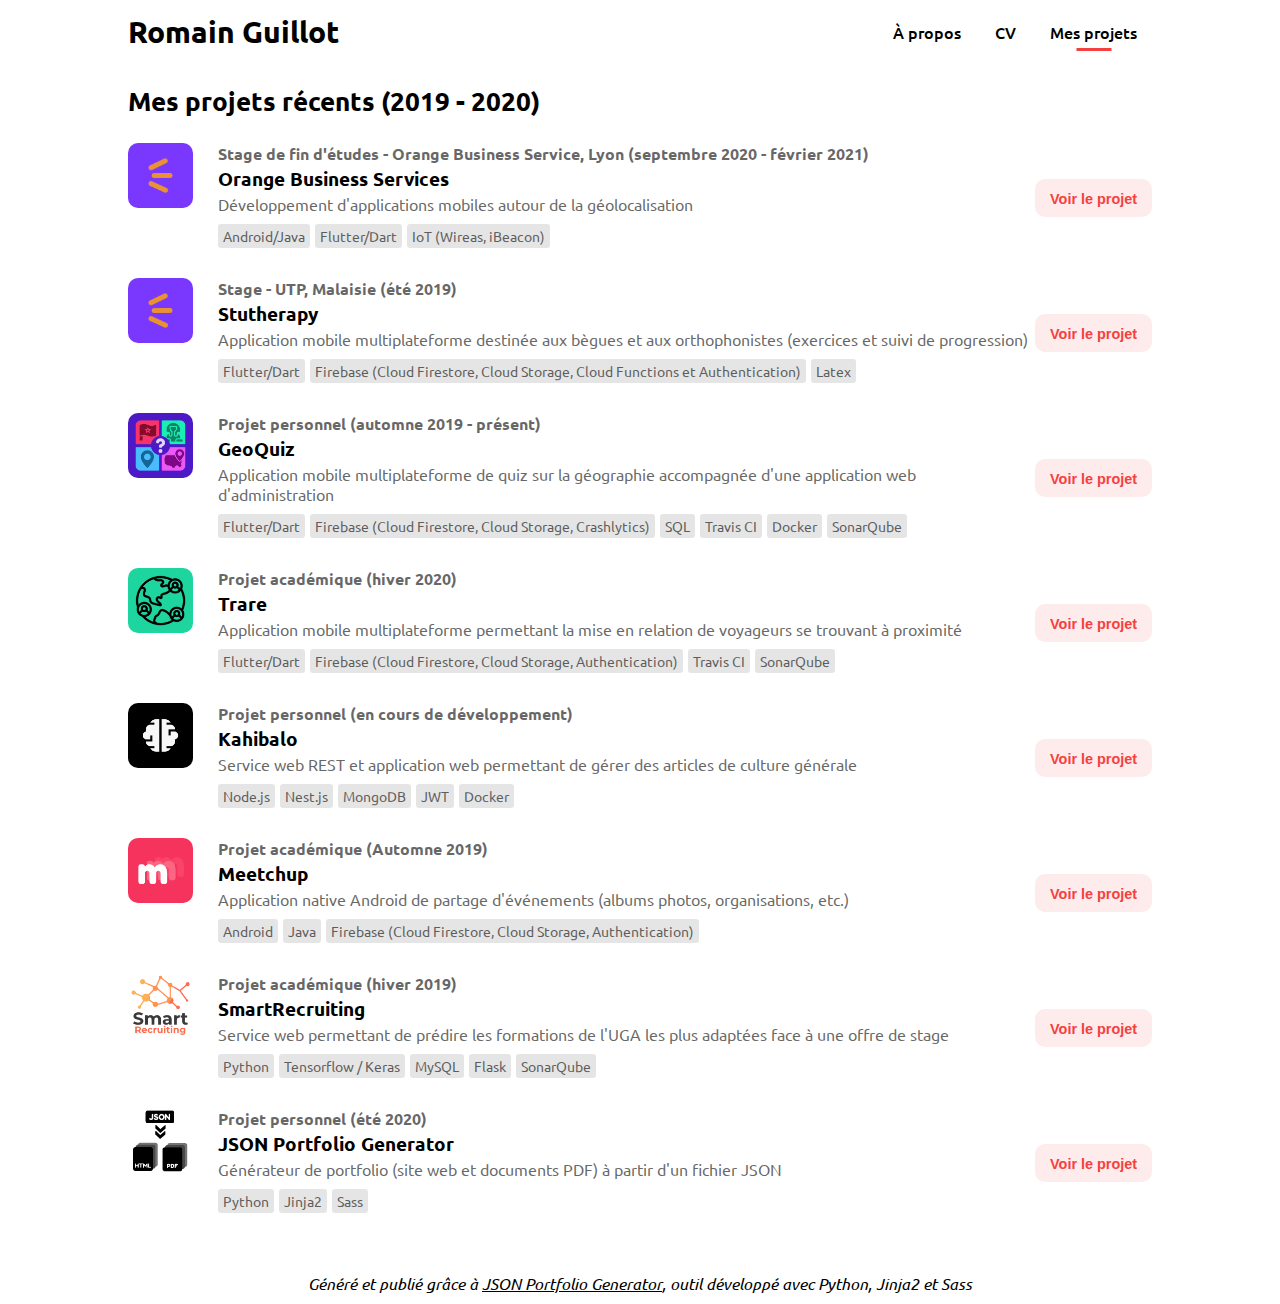
<file: projects.html>
<!DOCTYPE html>
<html lang="fr">
    <head>
        <meta charset="UTF-8">

        <meta name="description" content="Découvrez mes projets effectués au cours de ces deux dernières années.">
        <meta name="language" content="">
        <meta name="viewport" content="width=device-width, initial-scale=1.0">
        <meta name="theme-color" content="#F54040">

        <meta property="og:site_name" content="Romain Guillotr">
        <meta property="og:title" content="Romain Guillot">
        <meta property="og:url" content="">
        <meta property="og:language" content="fr">
        <meta property="og:image:url" content="">
        <meta property="og:type" content="website">

        <link href="https://fonts.googleapis.com/css2?family=Ubuntu:wght@300;400;500;700&display=swap" rel="stylesheet">
        <link href="main.css" rel="stylesheet">

        

        <title>Romain Guillot • Projects</title>
    </head>
    <body>

        

        <header id="header"class="no-print">
            <div class="title"><a href="index.html">Romain Guillot</a></div>
<nav>
    <ul class="menu no-print">
        <li class="about "><a href="index.html">À propos</a></li>
        <li class="resume "><a href="resume.html">CV</a></li>
        <li class="projects selected"><a href="projects.html">Mes projets</a></li>
    </ul>
</nav>
        </header>
        <main>
            
    <div id="projects-wrapper">
        <h1>Mes projets récents (2019 - 2020)</h1>
        <ul>
            
                <li>
                    <a href="obs.html">
                        <img src="assets/projects/stutherapy/logo.png" class="rounded-image project-image">
                        <div class="project-content">
                            <p class="type">Stage de fin d'études - Orange Business Service, Lyon (septembre 2020 - février 2021)</p>
                            <h2 class="title">Orange Business Services</h2>
                            <p class="subtitle">Développement d'applications mobiles autour de la géolocalisation</p>
                            <ul class="stack">
                                
                                    <li>Android/Java</li>
                                
                                    <li>Flutter/Dart</li>
                                
                                    <li>IoT (Wireas, iBeacon)</li>
                                
                            </ul>
                        </div>
                        <div class="view no-print">
                            <button type="submit" class="download">
                                <span>Voir le projet</span>
                            </button>
                        </div>
                    </a>
                </li>
            
                <li>
                    <a href="stutherapy.html">
                        <img src="assets/projects/stutherapy/logo.png" class="rounded-image project-image">
                        <div class="project-content">
                            <p class="type">Stage - UTP, Malaisie (été 2019)</p>
                            <h2 class="title">Stutherapy</h2>
                            <p class="subtitle">Application mobile multiplateforme destinée aux bègues et aux orthophonistes (exercices et suivi de progression)</p>
                            <ul class="stack">
                                
                                    <li>Flutter/Dart</li>
                                
                                    <li>Firebase (Cloud Firestore, Cloud Storage, Cloud Functions et Authentication)</li>
                                
                                    <li>Latex</li>
                                
                            </ul>
                        </div>
                        <div class="view no-print">
                            <button type="submit" class="download">
                                <span>Voir le projet</span>
                            </button>
                        </div>
                    </a>
                </li>
            
                <li>
                    <a href="geoquiz.html">
                        <img src="assets/projects/geoquiz/logo.png" class="rounded-image project-image">
                        <div class="project-content">
                            <p class="type">Projet personnel (automne 2019 - présent)</p>
                            <h2 class="title">GeoQuiz</h2>
                            <p class="subtitle">Application mobile multiplateforme de quiz sur la géographie accompagnée d'une application web d'administration</p>
                            <ul class="stack">
                                
                                    <li>Flutter/Dart</li>
                                
                                    <li>Firebase (Cloud Firestore, Cloud Storage, Crashlytics)</li>
                                
                                    <li>SQL</li>
                                
                                    <li>Travis CI</li>
                                
                                    <li>Docker</li>
                                
                                    <li>SonarQube</li>
                                
                            </ul>
                        </div>
                        <div class="view no-print">
                            <button type="submit" class="download">
                                <span>Voir le projet</span>
                            </button>
                        </div>
                    </a>
                </li>
            
                <li>
                    <a href="trare.html">
                        <img src="assets/projects/trare/logo.png" class="rounded-image project-image">
                        <div class="project-content">
                            <p class="type">Projet académique (hiver 2020)</p>
                            <h2 class="title">Trare</h2>
                            <p class="subtitle">Application mobile multiplateforme permettant la mise en relation de voyageurs se trouvant à proximité</p>
                            <ul class="stack">
                                
                                    <li>Flutter/Dart</li>
                                
                                    <li>Firebase (Cloud Firestore, Cloud Storage, Authentication)</li>
                                
                                    <li>Travis CI</li>
                                
                                    <li>SonarQube</li>
                                
                            </ul>
                        </div>
                        <div class="view no-print">
                            <button type="submit" class="download">
                                <span>Voir le projet</span>
                            </button>
                        </div>
                    </a>
                </li>
            
                <li>
                    <a href="kahibalo.html">
                        <img src="assets/projects/kahibalo/logo.png" class="rounded-image project-image">
                        <div class="project-content">
                            <p class="type">Projet personnel (en cours de développement)</p>
                            <h2 class="title">Kahibalo</h2>
                            <p class="subtitle">Service web REST et application web permettant de gérer des articles de culture générale</p>
                            <ul class="stack">
                                
                                    <li>Node.js</li>
                                
                                    <li>Nest.js</li>
                                
                                    <li>MongoDB</li>
                                
                                    <li>JWT</li>
                                
                                    <li>Docker</li>
                                
                            </ul>
                        </div>
                        <div class="view no-print">
                            <button type="submit" class="download">
                                <span>Voir le projet</span>
                            </button>
                        </div>
                    </a>
                </li>
            
                <li>
                    <a href="meetchup.html">
                        <img src="assets/projects/meetchup/logo.png" class="rounded-image project-image">
                        <div class="project-content">
                            <p class="type">Projet académique (Automne 2019)</p>
                            <h2 class="title">Meetchup</h2>
                            <p class="subtitle">Application native Android de partage d'événements (albums photos, organisations, etc.)</p>
                            <ul class="stack">
                                
                                    <li>Android</li>
                                
                                    <li>Java</li>
                                
                                    <li>Firebase (Cloud Firestore, Cloud Storage, Authentication)</li>
                                
                            </ul>
                        </div>
                        <div class="view no-print">
                            <button type="submit" class="download">
                                <span>Voir le projet</span>
                            </button>
                        </div>
                    </a>
                </li>
            
                <li>
                    <a href="smartrecruiting.html">
                        <img src="assets/projects/smartrecruiting/logo.png" class="rounded-image project-image">
                        <div class="project-content">
                            <p class="type">Projet académique (hiver 2019)</p>
                            <h2 class="title">SmartRecruiting</h2>
                            <p class="subtitle">Service web permettant de prédire les formations de l'UGA les plus adaptées face à une offre de stage</p>
                            <ul class="stack">
                                
                                    <li>Python</li>
                                
                                    <li>Tensorflow / Keras</li>
                                
                                    <li>MySQL</li>
                                
                                    <li>Flask</li>
                                
                                    <li>SonarQube</li>
                                
                            </ul>
                        </div>
                        <div class="view no-print">
                            <button type="submit" class="download">
                                <span>Voir le projet</span>
                            </button>
                        </div>
                    </a>
                </li>
            
                <li>
                    <a href="json_portfolio_generator.html">
                        <img src="assets/projects/json_portfolio_generator/logo.png" class="rounded-image project-image">
                        <div class="project-content">
                            <p class="type">Projet personnel (été 2020)</p>
                            <h2 class="title">JSON Portfolio Generator</h2>
                            <p class="subtitle">Générateur de portfolio (site web et documents PDF) à partir d'un fichier JSON</p>
                            <ul class="stack">
                                
                                    <li>Python</li>
                                
                                    <li>Jinja2</li>
                                
                                    <li>Sass</li>
                                
                            </ul>
                        </div>
                        <div class="view no-print">
                            <button type="submit" class="download">
                                <span>Voir le projet</span>
                            </button>
                        </div>
                    </a>
                </li>
            
        </ul>
    </div>

        </main>
        <footer id="footer" class="no-print">
            <p>Généré et publié grâce à <a href="json_portfolio_generator.html">JSON Portfolio Generator</a>, outil développé avec Python, Jinja2 et Sass</p>
        </footer>

        
    </body>
</html>
</file>
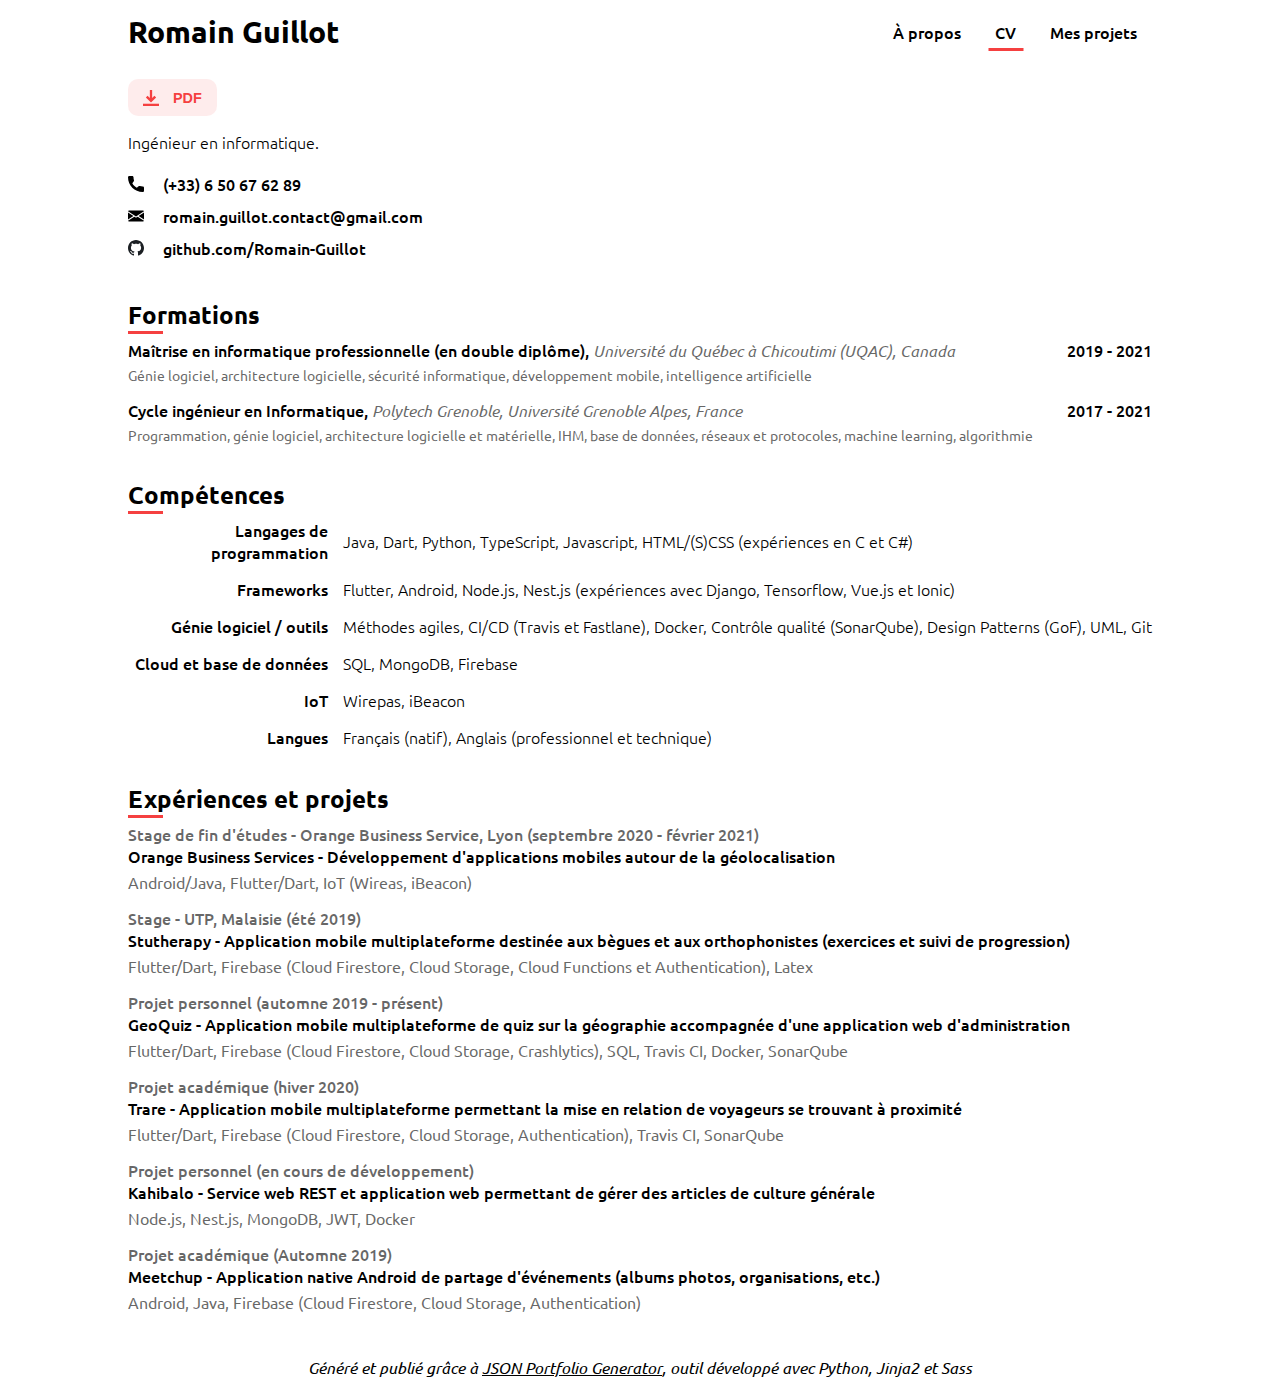
<file: resume.html>
<!DOCTYPE html>
<html lang="fr">
    <head>
        <meta charset="UTF-8">

        <meta name="description" content="Découvrez mon CV d'étudiant ingénieur en 5ème année d'informatique à Polytech Grenoble.">
        <meta name="language" content="">
        <meta name="viewport" content="width=device-width, initial-scale=1.0">
        <meta name="theme-color" content="#F54040">

        <meta property="og:site_name" content="Romain Guillotr">
        <meta property="og:title" content="Romain Guillot">
        <meta property="og:url" content="">
        <meta property="og:language" content="fr">
        <meta property="og:image:url" content="">
        <meta property="og:type" content="website">

        <link href="https://fonts.googleapis.com/css2?family=Ubuntu:wght@300;400;500;700&display=swap" rel="stylesheet">
        <link href="main.css" rel="stylesheet">

        

        <title>Romain Guillot • Résumé</title>
    </head>
    <body>

        

        <header id="header"class="no-print">
            <div class="title"><a href="index.html">Romain Guillot</a></div>
<nav>
    <ul class="menu no-print">
        <li class="about "><a href="index.html">À propos</a></li>
        <li class="resume selected"><a href="resume.html">CV</a></li>
        <li class="projects "><a href="projects.html">Mes projets</a></li>
    </ul>
</nav>
        </header>
        <main>
            
    <div id="resume-wrapper">
        <div class="no-print">
            <form method="get" action="pdfs/romainguillot_resume.pdf" target="_blank">
                <button type="submit" class="download">
                    <svg enable-background="new 0 0 451.111 451.111" height="512" viewBox="0 0 451.111 451.111" width="512" xmlns="http://www.w3.org/2000/svg"><path d="m225.556 354.445 145-145-48.333-48.333-64.444 64.444v-225.556h-64.444v225.556l-64.444-64.444-48.333 48.333z"/><path d="m0 386.667h451.111v64.444h-451.111z"/></svg>
                    <span>PDF</span>
                </button>
            </form>
        </div>
        
        <header>
            <div class="main-info">
                <h1 class="only-print">Romain Guillot</h1>
                <p class="main-description">Ingénieur en informatique.</p>
            </div>
            <ul class="contact-info">
                <li><span class="image-link phone-link">(+33) 6 50 67 62 89</span></li>
                <li><a href="mailto:romain.guillot.contact@gmail.com" class="image-link email-link"><span>romain.guillot.contact@gmail.com</span></a></li>
                <li><a href="https://github.com/Romain-Guillot" class="image-link github-link" target="_blank"><span>github.com/Romain-Guillot</span></a></li>
            </ul>
        </header>

        <h2>Formations</h2>
        <div class="education">
            <ul>
                
                <li>
                    <div class="date">2019 - 2021</div>
                    <div class="details">
                        <h3 class="formation">Maîtrise en informatique professionnelle (en double diplôme)</h3>
                        <p class="school">Université du Québec à Chicoutimi (UQAC), Canada</p>
                        <p class="description">Génie logiciel, architecture logicielle, sécurité informatique, développement mobile, intelligence artificielle</p>
                    </div>
                </li>
                
                <li>
                    <div class="date">2017 - 2021</div>
                    <div class="details">
                        <h3 class="formation">Cycle ingénieur en Informatique</h3>
                        <p class="school">Polytech Grenoble, Université Grenoble Alpes, France</p>
                        <p class="description">Programmation, génie logiciel, architecture logicielle et matérielle, IHM, base de données, réseaux et protocoles, machine learning, algorithmie</p>
                    </div>
                </li>
                
            </ul>
        </div>

        <h2>Compétences</h2>
        <div class="skills">
            <ul>
                
                <li>
                    <h3 class="title">Langages de programmation</h3><p class="details">Java, Dart, Python, TypeScript, Javascript, HTML/(S)CSS (expériences en C et C#)</p>
                </li>
                
                <li>
                    <h3 class="title">Frameworks</h3><p class="details">Flutter, Android, Node.js, Nest.js (expériences avec Django, Tensorflow, Vue.js et Ionic)</p>
                </li>
                
                <li>
                    <h3 class="title">Génie logiciel / outils</h3><p class="details">Méthodes agiles, CI/CD (Travis et Fastlane), Docker, Contrôle qualité (SonarQube), Design Patterns (GoF), UML, Git</p>
                </li>
                
                <li>
                    <h3 class="title">Cloud et base de données</h3><p class="details">SQL, MongoDB, Firebase</p>
                </li>
                
                <li>
                    <h3 class="title">IoT</h3><p class="details">Wirepas, iBeacon</p>
                </li>
                
                <li>
                    <h3 class="title">Langues</h3><p class="details">Français (natif), Anglais (professionnel et technique)</p>
                </li>
                
            </ul>
        </div>

        <h2>Expériences et projets</h2>
        <div class="projects">
            <ul>
                
                <li>
                    <p class="type">Stage de fin d'études - Orange Business Service, Lyon (septembre 2020 - février 2021)</p>
                    <h3 class="title">Orange Business Services - Développement d'applications mobiles autour de la géolocalisation</h3>
                    <p class="stack">Android/Java, Flutter/Dart, IoT (Wireas, iBeacon)</p>
                </li>
                
                <li>
                    <p class="type">Stage - UTP, Malaisie (été 2019)</p>
                    <h3 class="title">Stutherapy - Application mobile multiplateforme destinée aux bègues et aux orthophonistes (exercices et suivi de progression)</h3>
                    <p class="stack">Flutter/Dart, Firebase (Cloud Firestore, Cloud Storage, Cloud Functions et Authentication), Latex</p>
                </li>
                
                <li>
                    <p class="type">Projet personnel (automne 2019 - présent)</p>
                    <h3 class="title">GeoQuiz - Application mobile multiplateforme de quiz sur la géographie accompagnée d'une application web d'administration</h3>
                    <p class="stack">Flutter/Dart, Firebase (Cloud Firestore, Cloud Storage, Crashlytics), SQL, Travis CI, Docker, SonarQube</p>
                </li>
                
                <li>
                    <p class="type">Projet académique (hiver 2020)</p>
                    <h3 class="title">Trare - Application mobile multiplateforme permettant la mise en relation de voyageurs se trouvant à proximité</h3>
                    <p class="stack">Flutter/Dart, Firebase (Cloud Firestore, Cloud Storage, Authentication), Travis CI, SonarQube</p>
                </li>
                
                <li>
                    <p class="type">Projet personnel (en cours de développement)</p>
                    <h3 class="title">Kahibalo - Service web REST et application web permettant de gérer des articles de culture générale</h3>
                    <p class="stack">Node.js, Nest.js, MongoDB, JWT, Docker</p>
                </li>
                
                <li>
                    <p class="type">Projet académique (Automne 2019)</p>
                    <h3 class="title">Meetchup - Application native Android de partage d'événements (albums photos, organisations, etc.)</h3>
                    <p class="stack">Android, Java, Firebase (Cloud Firestore, Cloud Storage, Authentication)</p>
                </li>
                
            </ul>
        </div>
    </div>

        </main>
        <footer id="footer" class="no-print">
            <p>Généré et publié grâce à <a href="json_portfolio_generator.html">JSON Portfolio Generator</a>, outil développé avec Python, Jinja2 et Sass</p>
        </footer>

        
    </body>
</html>
</file>
<file: main.css>
html {
  color: black;
  background-color: white;
  font-family: "Ubuntu", arial, sans-serif;
  font-weight: 400;
}

body {
  margin: 15px;
  padding: 0;
  min-height: 100vh;
  display: flex;
  flex-direction: column;
  align-content: flex-start;
  max-width: 1024px;
  margin: auto;
  padding: 0 15px;
}

a {
  color: inherit;
  text-decoration: underline;
  font-weight: 500;
}

::selection {
  background: #F54040;
  color: white;
}

::-moz-selection {
  background: #F54040;
  color: white;
}

main {
  flex: 1 0 auto;
}

button, .button {
  background-color: rgba(245, 64, 64, 0.1);
  color: #F54040;
  padding: 10px 15px;
  display: inline-block;
  font-weight: 900;
  border-radius: 10px;
  font-size: 0.9rem;
  border: none;
  box-shadow: none;
  cursor: pointer;
}

button svg, .button svg {
  display: inline-block;
  vertical-align: middle;
  height: 16px;
  width: 16px;
  fill: #F54040;
  padding-right: 10px;
}

button span, .button span {
  display: inline-block;
  vertical-align: middle;
}

strong {
  font-weight: 500;
}

.rounded-image {
  border-radius: 10px;
}

.image-link {
  display: inline-block;
  padding: 5px 0;
  padding-left: 35px;
  background-size: 16px;
  background-position: 0 50%;
  background-repeat: no-repeat;
  font-weight: 500;
}

.phone-link {
  background-image: url("static/res/phone.svg");
}

.email-link {
  background-image: url("static/res/email.svg");
}

.github-link {
  background-image: url("static/res/github.svg");
}

#header {
  display: flex;
  align-items: center;
}

#header .title {
  flex: 1;
  font-size: 1.9em;
}

@media only screen and (max-width: 750px) {
  #header .title {
    font-size: 1.5em;
  }
}

@media print {
  #header .title {
    font-size: 3em;
  }
}

#header .title a {
  font-weight: 900;
  text-decoration: none;
}

#header .menu {
  list-style-type: none;
  padding: 0;
}

#header .menu li {
  display: inline-block;
}

#header .menu li a {
  display: inline-block;
  padding: 5px;
  margin: 0 10px;
  text-decoration: none;
  color: inherit;
  font-weight: 500;
}

#header .selected {
  position: relative;
}

#header .selected::after {
  content: "";
  position: absolute;
  height: 3px;
  background: #F54040;
  top: 100%;
  width: 35px;
  left: 50%;
  transform: translateX(-50%);
}

#footer {
  font-style: italic;
  text-align: center;
  margin: 30px auto 10px auto;
}

#footer p {
  margin: 0;
  padding: 0;
}

#homepage-wrapper {
  margin-top: 70px;
  display: grid;
  grid-template-areas: "info photo";
  grid-column-gap: 40px;
}

#homepage-wrapper .presentation p {
  margin: 10px 0;
}

#homepage-wrapper .presentation .subtitle {
  font-size: 2.5em;
  line-height: 0.9;
  font-weight: 900;
  margin: 0;
}

@media print {
  #homepage-wrapper .presentation .subtitle {
    font-size: 2em;
  }
}

#homepage-wrapper .presentation .description {
  font-weight: 500;
}

#homepage-wrapper .presentation .contact {
  list-style-type: none;
  padding: 0;
}

#homepage-wrapper .presentation .contact a {
  text-decoration: none;
}

#homepage-wrapper .presentation .contact a span {
  display: inline-block;
  border-bottom: 2px solid black;
}

#homepage-wrapper .presentation .description, #homepage-wrapper .presentation .contact {
  margin: 30px 0;
}

#homepage-wrapper .presentation .button-wrapper {
  margin: 10px 0;
}

#homepage-wrapper .profile-picture {
  grid-area: photo;
  width: 300px;
}

@media only screen and (max-width: 750px) {
  #homepage-wrapper .profile-picture {
    display: none;
  }
}

#homepage-wrapper .profile-picture img {
  width: 100%;
  border-radius: 999px;
}

#resume-wrapper {
  margin-top: 15px;
}

@media print {
  #resume-wrapper {
    margin-top: 0;
  }
}

#resume-wrapper h2 {
  position: relative;
  margin: 35px 0 8px 0;
  padding: 0;
}

@media print {
  #resume-wrapper h2 {
    margin: 0 0 8px 0;
  }
}

#resume-wrapper h2:after {
  content: "";
  position: absolute;
  height: 3px;
  background: #F54040;
  top: 100%;
  width: 35px;
  left: 0;
}

#resume-wrapper header .main-description {
  font-weight: 300;
  margin: 15px 0;
}

#resume-wrapper header .contact-info {
  list-style-type: none;
  padding: 0;
  margin: 0 0 35px 0;
}

#resume-wrapper header .contact-info a {
  text-decoration: none;
}

@media print {
  #resume-wrapper header {
    display: flex;
    align-items: flex-start;
  }
  #resume-wrapper header h1 {
    margin: 0;
  }
  #resume-wrapper header .main-info {
    flex: 1;
  }
  #resume-wrapper header .contact-info {
    margin-bottom: 12px;
  }
  #resume-wrapper header .contact-info li {
    margin-right: 30px;
  }
  #resume-wrapper header .main-description {
    font-weight: 300;
    margin: 0;
  }
}

#resume-wrapper .education > ul {
  list-style-type: none;
  padding: 0;
  margin: 0;
}

#resume-wrapper .education > ul li {
  margin-bottom: 15px;
  display: grid;
  grid-template-areas: "details date";
  gap: 20px;
}

@media only screen and (max-width: 750px) {
  #resume-wrapper .education > ul li {
    display: block;
  }
}

#resume-wrapper .education > ul li .date {
  grid-area: date;
  text-align: right;
  font-weight: 500;
}

#resume-wrapper .education > ul li .details {
  grid-area: details;
}

#resume-wrapper .education > ul li .details .school, #resume-wrapper .education > ul li .details .formation, #resume-wrapper .education > ul li .details .description {
  margin: 0;
  padding: 0;
  font-size: 1em;
}

#resume-wrapper .education > ul li .details .school, #resume-wrapper .education > ul li .details .formation {
  display: inline;
}

#resume-wrapper .education > ul li .details .formation:after {
  content: ", ";
}

#resume-wrapper .education > ul li .details .formation {
  font-weight: 500;
}

#resume-wrapper .education > ul li .details .school {
  color: rgba(0, 0, 0, 0.6);
  font-weight: 400;
  font-style: italic;
}

#resume-wrapper .education > ul li .details .description {
  margin-top: 5px;
  font-size: 0.9em;
  color: rgba(0, 0, 0, 0.6);
}

#resume-wrapper .skills > ul {
  padding: 0;
  margin: 0;
  list-style-type: none;
}

#resume-wrapper .skills > ul li {
  margin-bottom: 15px;
  display: grid;
  grid-template-areas: "category skills";
  grid-template-columns: 200px auto;
  gap: 15px;
}

@media only screen and (max-width: 750px) {
  #resume-wrapper .skills > ul li {
    display: block;
  }
}

#resume-wrapper .skills > ul .title, #resume-wrapper .skills > ul .details {
  margin: 0;
  padding: 0;
  font-size: 1em;
}

#resume-wrapper .skills > ul .title {
  grid-area: category;
  font-weight: 500;
  text-align: right;
}

@media only screen and (max-width: 750px) {
  #resume-wrapper .skills > ul .title {
    text-align: left;
  }
}

#resume-wrapper .skills > ul .details {
  grid-area: skills;
  font-weight: 300;
  display: flex;
  align-items: center;
}

#resume-wrapper .projects ul {
  padding: 0;
  margin: 0;
  list-style-type: none;
}

#resume-wrapper .projects ul li {
  margin-bottom: 15px;
}

#resume-wrapper .projects ul li .type, #resume-wrapper .projects ul li .title, #resume-wrapper .projects ul li .description, #resume-wrapper .projects ul li .stack {
  margin: 0;
  padding: 0;
  font-size: 1em;
}

#resume-wrapper .projects ul li .type {
  font-weight: 500;
  color: rgba(0, 0, 0, 0.6);
}

#resume-wrapper .projects ul li .title, #resume-wrapper .projects ul li .description {
  display: inline;
}

#resume-wrapper .projects ul li .title {
  font-weight: 500;
}

#resume-wrapper .projects ul li .stack {
  margin-top: 5px;
}

#resume-wrapper .projects ul li .description {
  font-style: italic;
}

#resume-wrapper .projects ul li .description, #resume-wrapper .projects ul li .stack {
  color: rgba(0, 0, 0, 0.6);
}

#projects-wrapper h1 {
  margin: 20px 0;
  font-size: 1.6em;
  font-weight: 900;
}

@media print {
  #projects-wrapper h1 {
    margin-top: 0;
  }
}

#projects-wrapper > ul {
  list-style-type: none;
  padding: 0;
}

#projects-wrapper > ul > li {
  margin: 25px 0;
}

#projects-wrapper > ul > li a {
  display: grid;
  grid-template-areas: "image content view";
  grid-template-columns: 90px 1fr auto;
  align-items: flex-start;
  text-decoration: none;
  color: inherit;
  font-weight: 400;
}

#projects-wrapper > ul > li a .project-image {
  grid-area: image;
  width: 65px;
}

#projects-wrapper > ul > li a .project-content {
  grid-area: content;
}

#projects-wrapper > ul > li a .view {
  height: 100%;
  grid-area: view;
  display: flex;
  align-items: center;
}

#projects-wrapper > ul > li a .type, #projects-wrapper > ul > li a .title, #projects-wrapper > ul > li a .subtitle, #projects-wrapper > ul > li a .stack {
  margin: 0;
  padding: 0;
}

#projects-wrapper > ul > li a .type {
  font-size: 1em;
  color: rgba(0, 0, 0, 0.6);
  font-weight: 900;
}

#projects-wrapper > ul > li a .title {
  font-size: 1.20em;
  font-weight: 900;
  margin: 2px 0;
}

#projects-wrapper > ul > li a .subtitle {
  font-size: 1em;
  color: rgba(0, 0, 0, 0.6);
}

#projects-wrapper > ul > li a .stack {
  font-size: 0.9em;
  color: rgba(0, 0, 0, 0.6);
  margin-top: 10px;
  list-style-type: none;
  display: flex;
  flex-wrap: wrap;
}

#projects-wrapper > ul > li a .stack li {
  margin: 0 5px 5px 0;
  padding: 3px 5px;
  background-color: rgba(0, 0, 0, 0.1);
  border-radius: 3px;
}

#project-details-wrapper {
  padding: 15px 0 0 0;
}

#project-details-wrapper header {
  display: grid;
  grid-template-areas: "logo title";
  grid-template-columns: 100px 1fr;
  margin-left: -100px;
  margin-bottom: 40px;
}

#project-details-wrapper header h1 {
  font-weight: 900;
  font-size: 3em;
  padding: 0;
  margin: 0 0 5px 0;
}

#project-details-wrapper header .title {
  grid-area: title;
}

#project-details-wrapper header .logo {
  grid-area: logo;
}

#project-details-wrapper header .logo img {
  width: 75px;
}

#project-details-wrapper h2 {
  text-transform: uppercase;
  color: rgba(0, 0, 0, 0.6);
  font-weight: 900;
  font-size: 1.3em;
  margin: 40px 0 10px 0;
}

#project-details-wrapper .screenshots-title {
  page-break-before: always;
}

#project-details-wrapper .subtitle {
  font-size: 1.7em;
  font-weight: 900;
  margin: 0;
  padding: 0;
}

#project-details-wrapper .project-type {
  font-style: italic;
}

#project-details-wrapper .description, #project-details-wrapper .project-type {
  font-weight: 300;
  margin: 20px 0;
}

#project-details-wrapper .links {
  padding: 0;
  margin: 40px 0;
  list-style-type: none;
}

#project-details-wrapper .links a {
  display: block;
  padding-left: 30px;
  font-weight: 500;
  padding: 6px 0 6px 30px;
  text-decoration: none;
  min-height: 1em;
}

#project-details-wrapper .links .url-name {
  display: inline-block;
  margin-right: 10px;
}

#project-details-wrapper .links .url-link {
  font-weight: 300;
  display: inline-block;
}

#project-details-wrapper .links .github {
  background: url("static/res/github.svg") 0 50%/18px no-repeat;
}

#project-details-wrapper .links .playstore {
  background: url("static/res/playstore.svg") 0 50%/18px no-repeat;
}

#project-details-wrapper .links .web {
  background: url("static/res/web.svg") 0 50%/18px no-repeat;
}

#project-details-wrapper .links .pdf {
  background: url("static/res/pdf.svg") 0 50%/18px no-repeat;
}

#project-details-wrapper .links .markdown {
  background: url("static/res/markdown.svg") 0 50%/18px no-repeat;
}

#project-details-wrapper .stack {
  padding: 0;
  margin: 0;
  list-style-type: none;
}

#project-details-wrapper .stack li {
  display: grid;
  grid-template-areas: "image description";
  grid-template-columns: 150px 1fr;
  align-items: center;
  margin: 7px 0;
}

#project-details-wrapper .stack .stack-image {
  grid-area: image;
  max-height: 28px;
  max-width: 150px;
}

#project-details-wrapper .stack .stack-description {
  font-weight: 300;
  grid-area: description;
  margin: 0;
}

#project-details-wrapper .stack .stack-description p {
  margin: 0;
}

#project-details-wrapper .screenshots-container {
  display: grid;
  grid-template-columns: 1fr 1fr 1fr 1fr;
  gap: 10px;
}

#project-details-wrapper .screenshots-container img {
  width: 100%;
  height: auto;
  box-shadow: 0 0 15px rgba(0, 0, 0, 0.3);
  border-radius: 4px;
}

#project-details-wrapper .screenshots-container .web {
  grid-column: 1 / -1;
  width: 75%;
  margin: auto !important;
}

.only-print {
  display: none;
}

@media print {
  @page {
    margin: 0;
    size: 210mm 297mm;
  }
  body, html {
    font-size: 14px;
    margin-top: 0;
    padding: 0;
    margin: 8mm;
  }
  p {
    line-height: 1.1em;
  }
  .only-print {
    display: inherit;
  }
  .no-print {
    display: none !important;
  }
  #project-details-wrapper header {
    display: block;
    margin-left: 0;
  }
  #project-details-wrapper header h1 {
    font-weight: 900;
    font-size: 3em;
    padding: 0;
    margin: 0 0 5px 0;
  }
  #project-details-wrapper header .title {
    grid-area: title;
  }
  #project-details-wrapper header .logo {
    grid-area: logo;
  }
  #project-details-wrapper header .logo img {
    width: 75px;
  }
}
</file>
